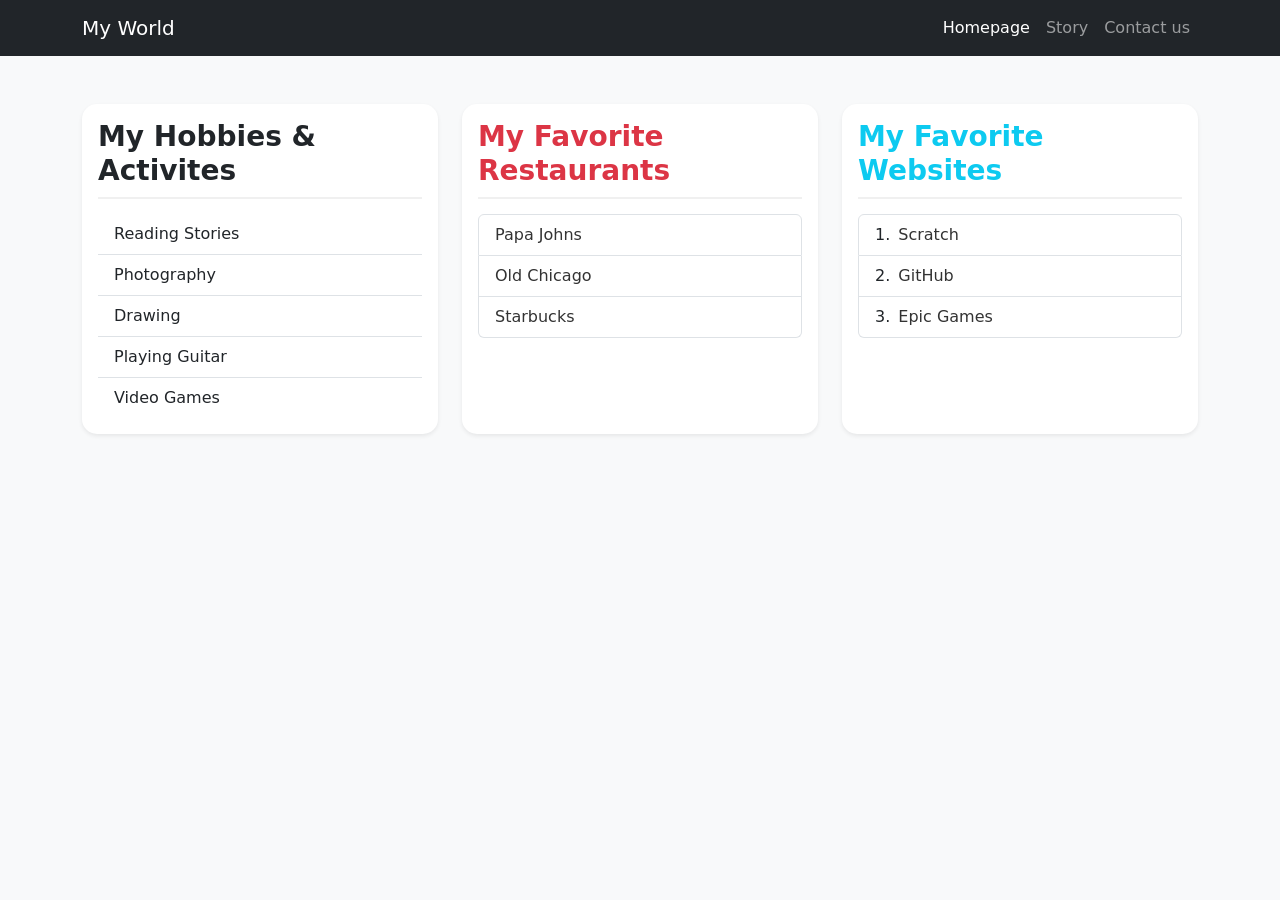
<file: Homework 6/index.html>
<!DOCTYPE html>
<html lang="en">
<head>
    <meta charset="UTF-8">
    <meta name="viewport" content="width=device-width, initial-scale=1.0">
    <title>My Homepage</title>
    <link href="https://cdn.jsdelivr.net/npm/bootstrap@5.3.0/dist/css/bootstrap.min.css" rel="stylesheet">
    <link rel="stylesheet" href="style.css">
</head>
<body class="bg-light">

    <nav class="navbar navbar-expand-lg navbar-dark bg-dark mb-5">
        <div class="container">
            <a class="navbar-brand">My World</a>
            <div class="navbar-nav">
                <a class="nav-link active" href="index.html">Homepage</a>
                <a class="nav-link" href="Story.html">Story</a>
                <a class="nav-link" href="Contact.html">Contact us</a>
            </div>
        </div>
    </nav>

    <div class="container">
        <div class="row">
            <div class="col-md-4 mb-4">
                <div class="card h-100 shadow-sm">
                    <div class="card-body">
                        <h3 class="card-title text-dark">My Hobbies & Activites</h3>
                        <ul class="list-group list-group-flush">
                            <li class="list-group-item">Reading Stories</li>
                            <li class="list-group-item">Photography</li>
                            <li class="list-group-item">Drawing</li>
                            <li class="list-group-item">Playing Guitar</li>
                            <li class="list-group-item">Video Games</li>
                        </ul>
                    </div>
                </div>
            </div>

            <div class="col-md-4 mb-4">
                <div class="card h-100 shadow-sm">
                    <div class="card-body">
                        <h3 class="card-title text-danger">My Favorite Restaurants</h3>
                        <div class="list-group">
                            <a href="https://www.papajohns.com" class="list-group-item list-group-item-action custom-link" target="_blank">Papa Johns</a>
                            <a href="https://oldchicago.com" class="list-group-item list-group-item-action custom-link" target="_blank">Old Chicago</a>
                            <a href="https://www.starbucks.com" class="list-group-item list-group-item-action custom-link" target="_blank">Starbucks</a>
                        </div>
                    </div>
                </div>
            </div>

            <div class="col-md-4 mb-4">
                <div class="card h-100 shadow-sm">
                    <div class="card-body">
                        <h3 class="card-title text-info">My Favorite Websites</h3>
                        <ol class="list-group list-group-numbered">
                            <li class="list-group-item d-flex justify-content-between align-items-start">
                                <div class="ms-2 me-auto">
                                    <a href="https://scratch.mit.edu/" class="custom-link" target="_blank">Scratch</a>
                                </div>
                            </li>
                            <li class="list-group-item d-flex justify-content-between align-items-start">
                                <div class="ms-2 me-auto">
                                    <a href="https://www.github.com" class="custom-link" target="_blank">GitHub</a>
                                </div>
                            </li>
                            <li class="list-group-item d-flex justify-content-between align-items-start">
                                <div class="ms-2 me-auto">
                                    <a href="https://epicgames.com" class="custom-link" target="_blank">Epic Games</a>
                                </div>
                            </li>
                        </ol>
                    </div>
                </div>
            </div>
        </div>
    </div>

    <script src="https://cdn.jsdelivr.net/npm/bootstrap@5.3.0/dist/js/bootstrap.bundle.min.js"></script>
</body>
</html>
</file>
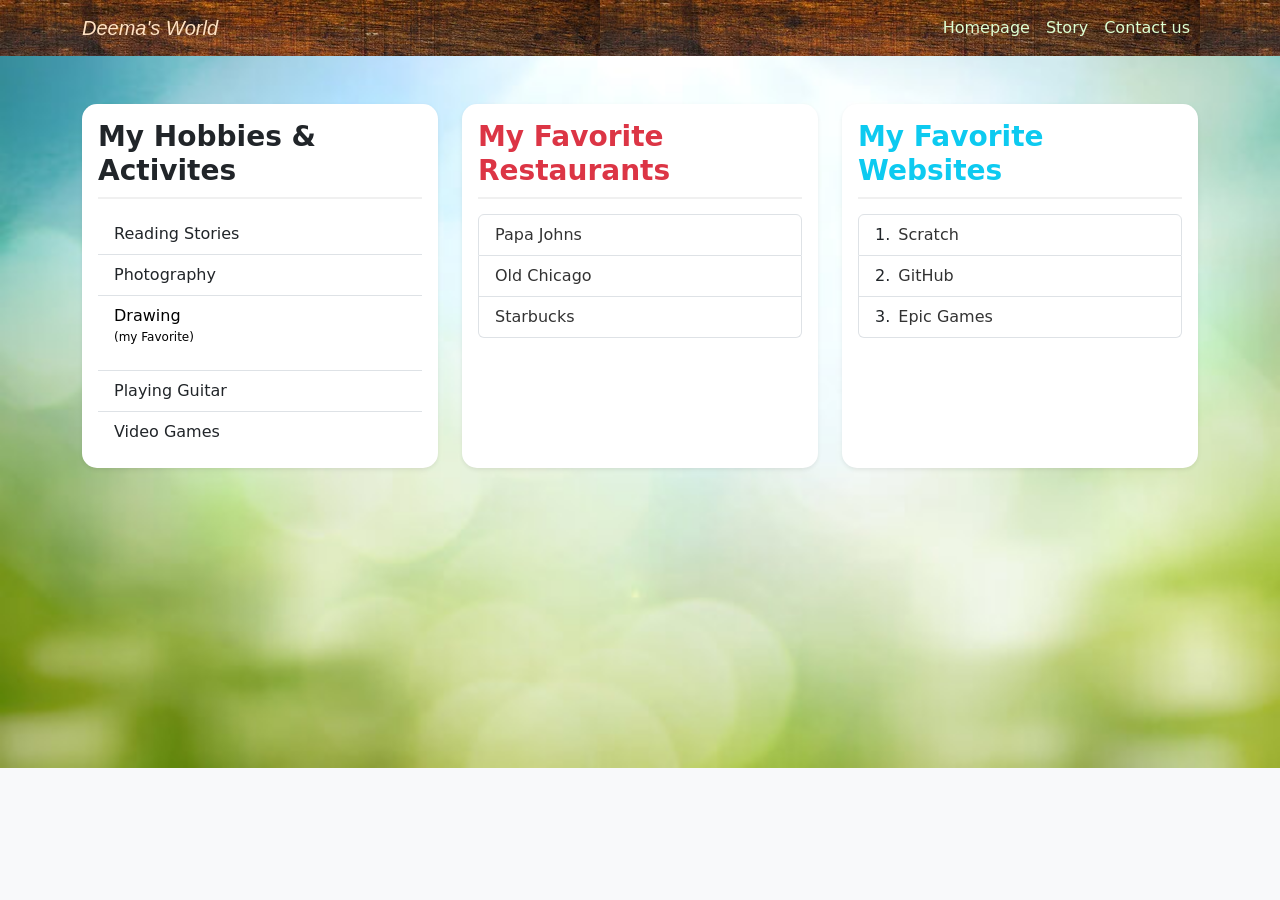
<file: Homework 7/index.html>
<!DOCTYPE html>
<html lang="en">
<head>
    <meta charset="UTF-8">
    <meta name="viewport" content="width=device-width, initial-scale=1.0">
    <title>My Homepage</title>
    <link rel="stylesheet" href="https://cdn.jsdelivr.net/npm/bootstrap@5.3.0/dist/css/bootstrap.min.css">
    <link rel="stylesheet" href="main_style.css">

    <style>
        h1{
            font-style: oblique;
        }
        p{
            font-size: medium;
            color: black;
        }
        #nav_brand{
            color: rgb(255, 226, 196);
            font-family:'Franklin Gothic Medium', 'Arial Narrow', Arial, sans-serif;
        }

    </style>
</head>
<body class="bg-light">

    <nav class="navbar navbar-expand-lg navbar-dark bg-dark mb-5" style="background-image: url(navbar_background.jpg);">
        <div class="container">
            <a class="navbar-brand" style="font-style: oblique;" href="#" id="nav_brand">Deema's World</a>
            <div class="navbar-nav">
                <a class="nav-link" href="index.html" style="color:rgb(222, 255, 211) ;">Homepage</a>
                <a class="nav-link" href="Story.html" style="color:rgb(222, 255, 211) ;">Story</a>
                <a class="nav-link" href="Contact.html" style="color:rgb(222, 255, 211) ;">Contact us</a>
            </div>
        </div>
    </nav>

    <div class="container" >
        <div class="row">
            <div class="col-md-4 mb-4">
                <div class="card h-100 shadow-sm">
                    <div class="card-body">
                        <h3 class="card-title text-dark">My Hobbies & Activites</h3>
                        <ul class="list-group list-group-flush">
                            <li class="list-group-item">Reading Stories</li>
                            <li class="list-group-item">Photography</li>
                            <li class="list-group-item" id="fav_list">Drawing <p style="font-size: 12px;">(my Favorite)</p></li>
                            <li class="list-group-item">Playing Guitar</li>
                            <li class="list-group-item">Video Games</li>
                        </ul>
                    </div>
                </div>
            </div>

            <div class="col-md-4 mb-4">
                <div class="card h-100 shadow-sm">
                    <div class="card-body">
                        <h3 class="card-title text-danger">My Favorite Restaurants</h3>
                        <div class="list-group">
                            <a href="https://www.papajohns.com" class="list-group-item list-group-item-action custom-link" target="_blank">Papa Johns</a>
                            <a href="https://oldchicago.com" class="list-group-item list-group-item-action custom-link" target="_blank">Old Chicago</a>
                            <a href="https://www.starbucks.com" class="list-group-item list-group-item-action custom-link" target="_blank">Starbucks</a>
                        </div>
                    </div>
                </div>
            </div>

            <div class="col-md-4 mb-4">
                <div class="card h-100 shadow-sm">
                    <div class="card-body">
                        <h3 class="card-title text-info">My Favorite Websites</h3>
                        <ol class="list-group list-group-numbered">
                            <li class="list-group-item d-flex justify-content-between align-items-start">
                                <div class="ms-2 me-auto">
                                    <a href="https://scratch.mit.edu/" class="custom-link" target="_blank">Scratch</a>
                                </div>
                            </li>
                            <li class="list-group-item d-flex justify-content-between align-items-start">
                                <div class="ms-2 me-auto">
                                    <a href="https://www.github.com" class="custom-link" target="_blank">GitHub</a>
                                </div>
                            </li>
                            <li class="list-group-item d-flex justify-content-between align-items-start">
                                <div class="ms-2 me-auto">
                                    <a href="https://epicgames.com" class="custom-link" target="_blank">Epic Games</a>
                                </div>
                            </li>
                        </ol>
                    </div>
                </div>
            </div>
        </div>
    </div>

    <script src="https://cdn.jsdelivr.net/npm/bootstrap@5.3.0/dist/js/bootstrap.bundle.min.js"></script>
</body>
</html>
</file>
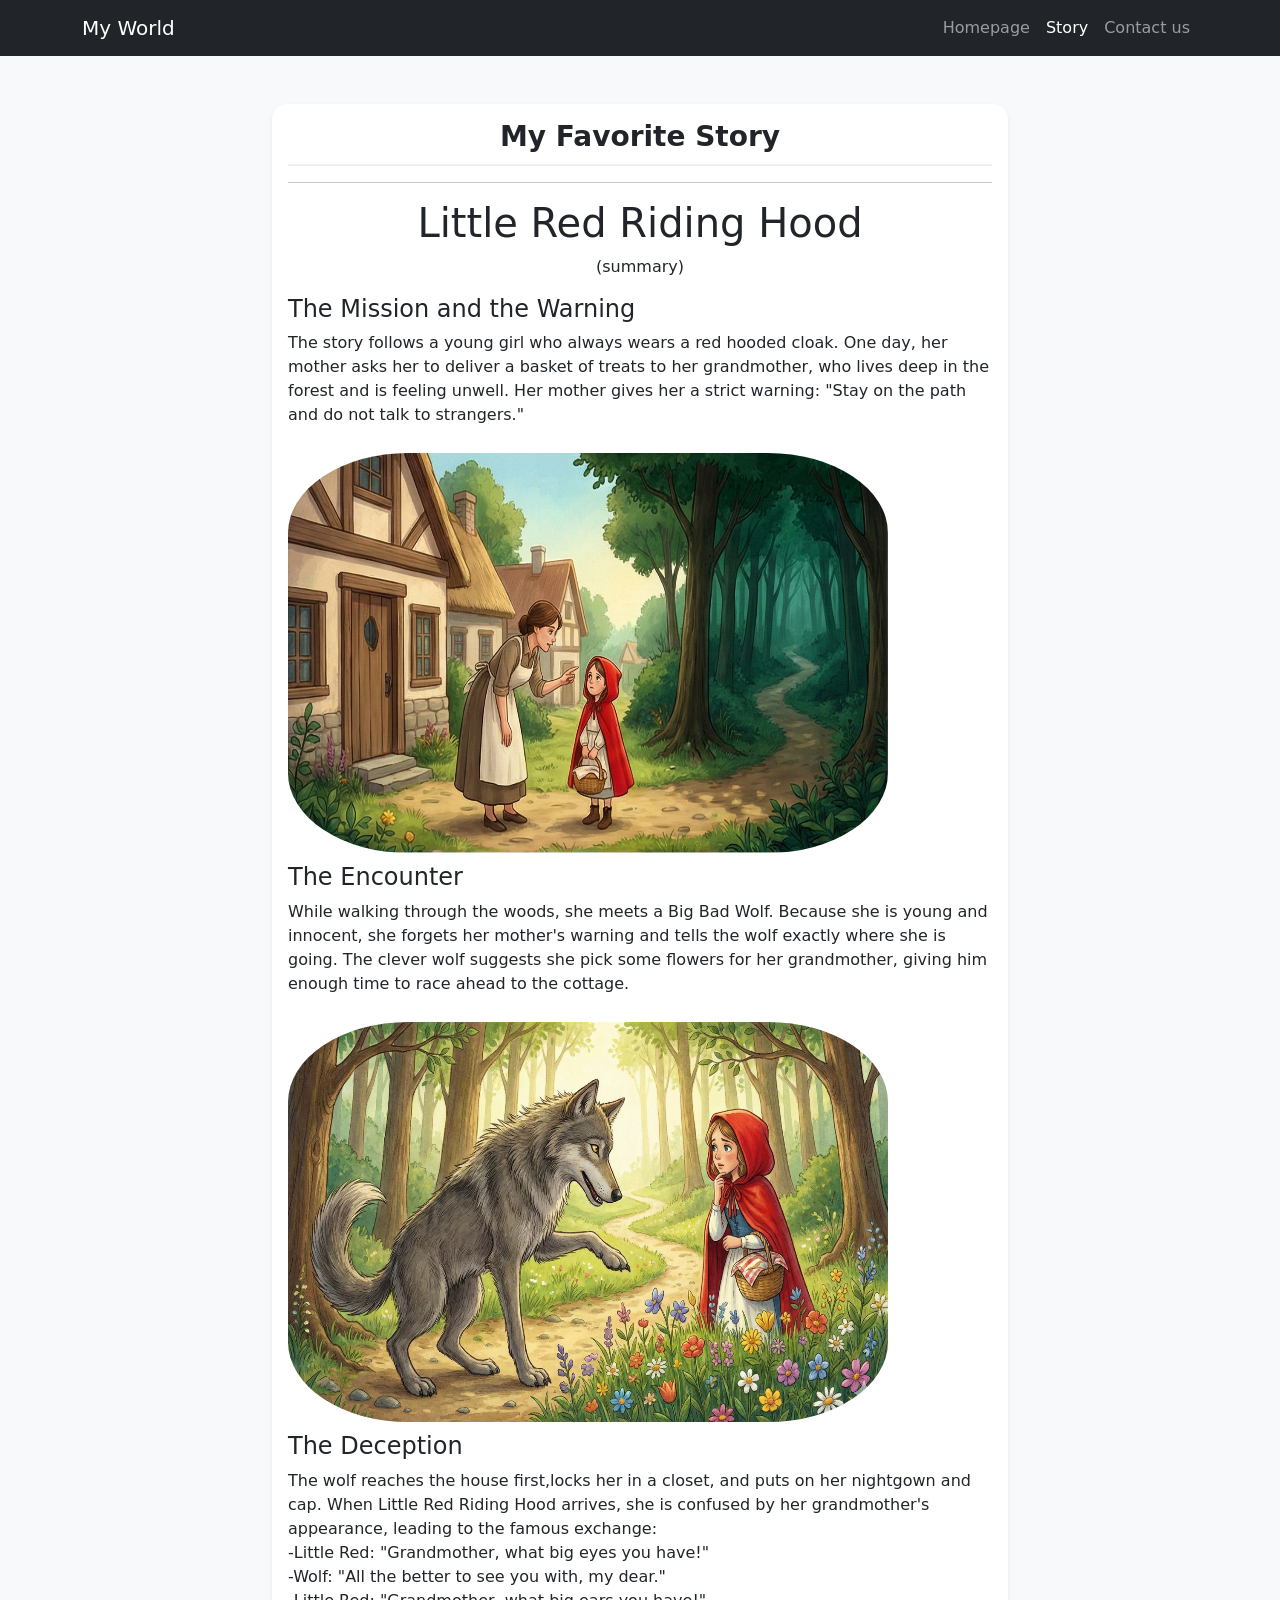
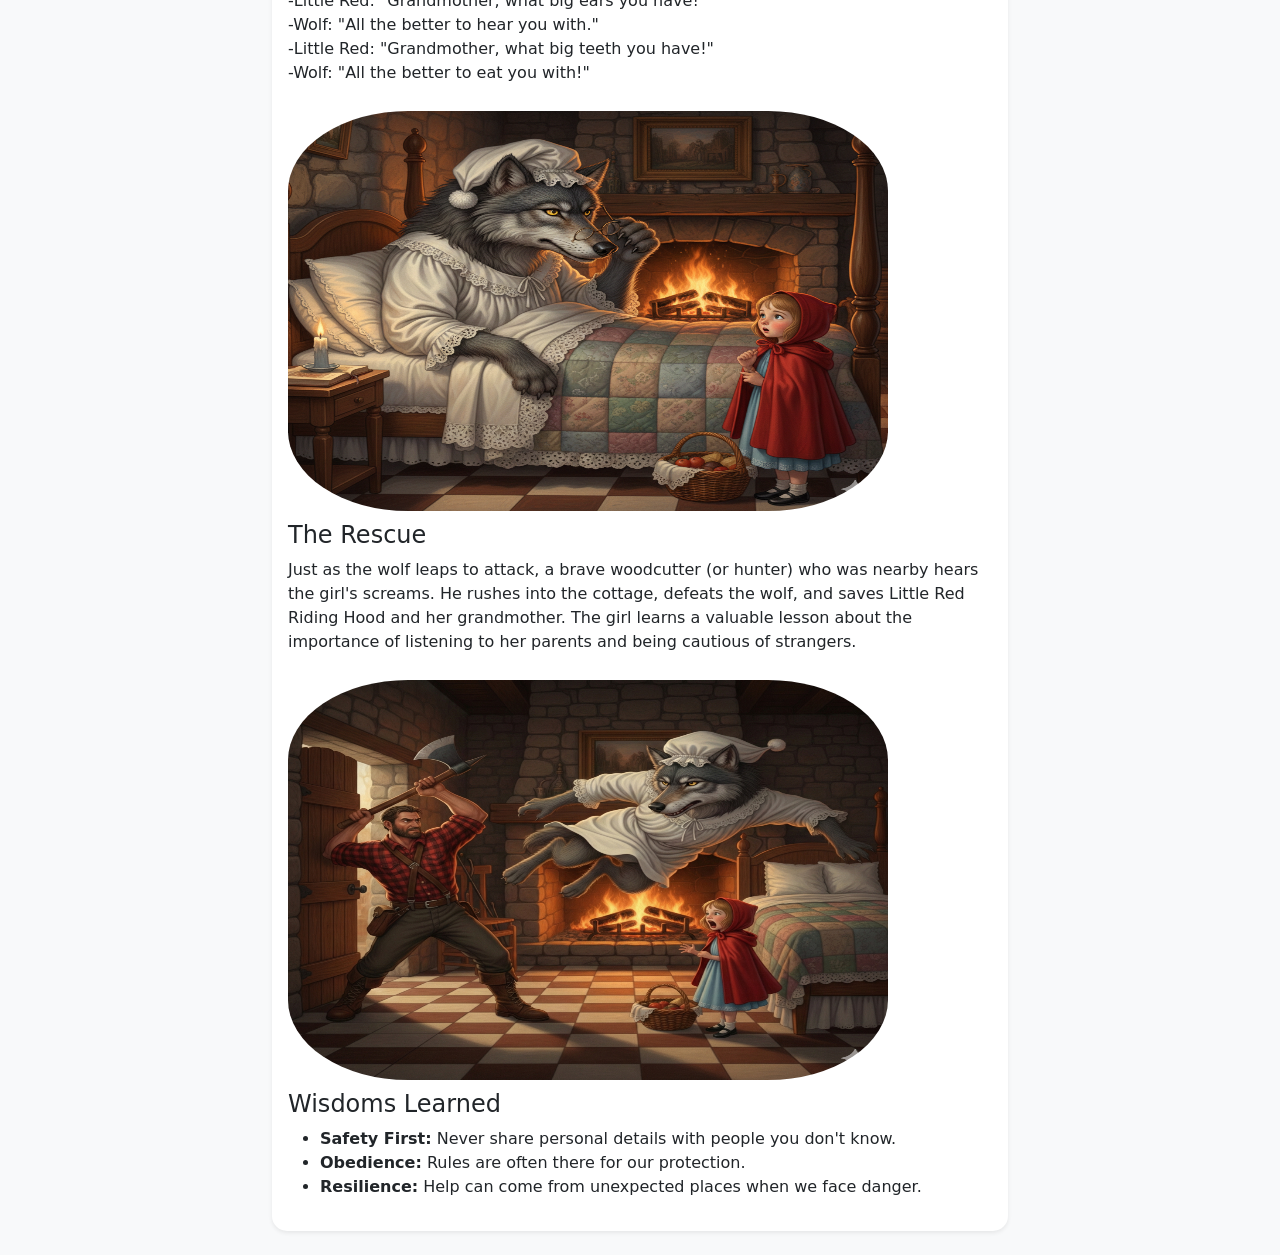
<file: Homework 6/Story.html>
<!DOCTYPE html>
<html lang="en">
<head>
    <meta charset="UTF-8">
    <meta name="viewport" content="width=device-width, initial-scale=1.0">
    <title>My Homepage</title>
    <link href="https://cdn.jsdelivr.net/npm/bootstrap@5.3.0/dist/css/bootstrap.min.css" rel="stylesheet">
    <link rel="stylesheet" href="style.css">
</head>
<body class="bg-light">

    <nav class="navbar navbar-expand-lg navbar-dark bg-dark mb-5">
        <div class="container">
            <a class="navbar-brand" href="#">My World</a>
            <div class="navbar-nav">
                <a class="nav-link" href="index.html">Homepage</a>
                <a class="nav-link active" href="Story.html">Story</a>
                <a class="nav-link" href="Contact.html">Contact us</a>
            </div>
        </div>
    </nav>

<div class="container mt-5">
    <div class="row justify-content-center">
        <div class="col-md-8 mb-4">
            <div class="card h-100 shadow-sm">
                <div class="card-body">
                    <h3 class="card-title text-dark text-center">My Favorite Story</h3>
                    <hr>
                    <h1 class="text dark text-center">Little Red Riding Hood</h1>
                    <p style="text-align: center;">(summary)</p>
                    <h4 class="text-dark">The Mission and the Warning</h3>
                    <p>
                        The story follows a young girl who always wears a red hooded cloak.
                        One day, her mother asks her to deliver a basket of treats to her grandmother,
                        who lives deep in the forest and is feeling unwell. Her mother gives her a strict warning:
                        "Stay on the path and do not talk to strangers."
                    </p>
                    <img src="1.png">
                    <br>

                    <h4 class="text-dark">The Encounter</h3>
                    <p>
                    While walking through the woods, she meets a Big Bad Wolf.
                    Because she is young and innocent, she forgets her mother's warning and tells the wolf exactly where she is going.
                    The clever wolf suggests she pick some flowers for her grandmother,
                    giving him enough time to race ahead to the cottage.
                    </p>
                    <img src="2.png">
                    <br>

                    <h4 class="text-dark">The Deception</h3>
                    <p>
                    The wolf reaches the house first,locks her in a closet,
                    and puts on her nightgown and cap. When Little Red Riding Hood arrives,
                    she is confused by her grandmother's appearance, leading to the famous exchange:
                    <br>
                    -Little Red: "Grandmother, what big eyes you have!"
                    <br>
                    -Wolf: "All the better to see you with, my dear."
                    <br>
                    -Little Red: "Grandmother, what big ears you have!"
                    <br>
                    -Wolf: "All the better to hear you with."
                    <br>
                    -Little Red: "Grandmother, what big teeth you have!"
                    <br>
                    -Wolf: "All the better to eat you with!"
                    </p>
                    <img src="3.png">
                    <br>
                    <h4 class="text-dark">The Rescue</h3>
                    <p>
                    Just as the wolf leaps to attack,
                    a brave woodcutter (or hunter) who was nearby hears the girl's screams.
                    He rushes into the cottage, defeats the wolf,
                    and saves Little Red Riding Hood and her grandmother.
                    The girl learns a valuable lesson about the importance of listening to her
                    parents and being cautious of strangers.
                    </p>
                    <img src="4.png">
                    <br>
                    <h4 class="text-dark">Wisdoms Learned</h3>
                    <ul>
                        <li><span style="font-weight: bold;">Safety First:</span> Never share personal details with people you don't know.</li>
                        <li><span style="font-weight: bold;">Obedience:</span> Rules are often there for our protection.</li>
                        <li><span style="font-weight: bold;">Resilience:</span> Help can come from unexpected places when we face danger.</li>
                    </ul>
                    </div>
            </div>
        </div>
    </div>
</div>

</body>
</html>
</file>
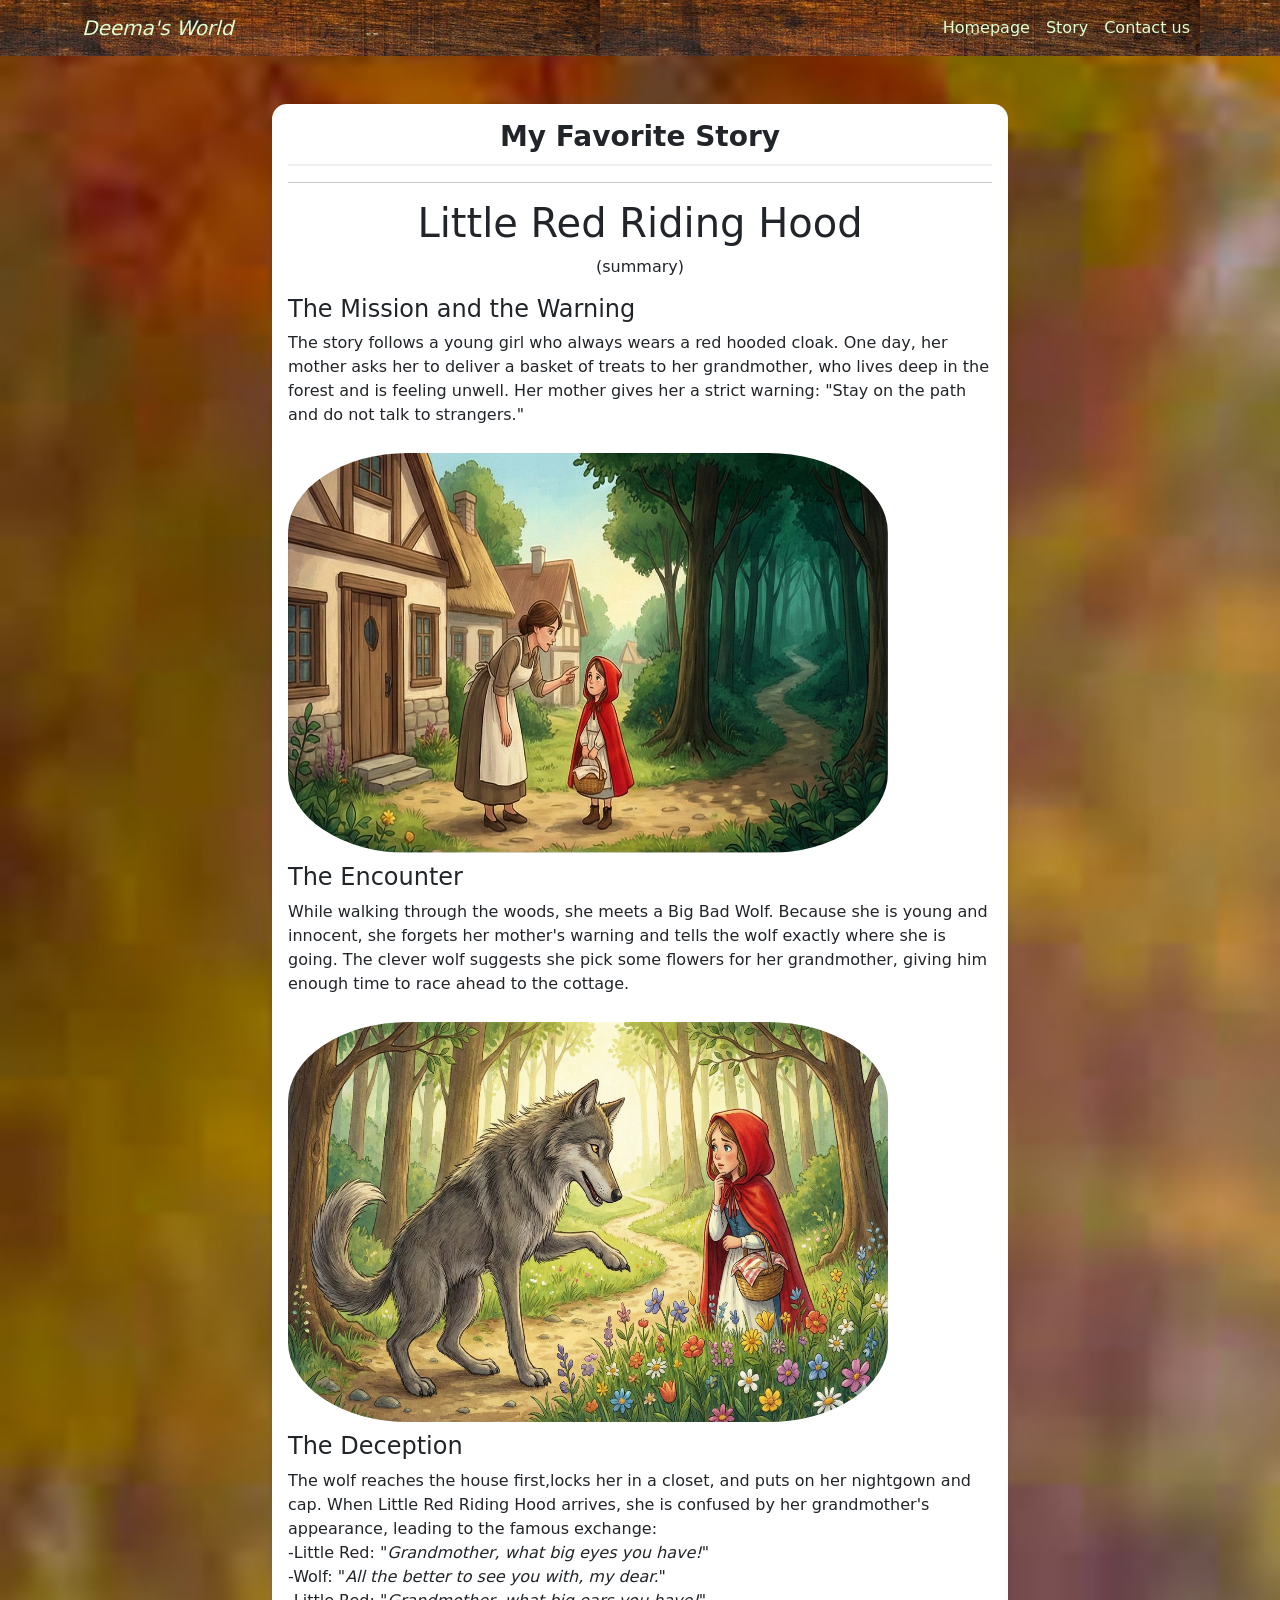
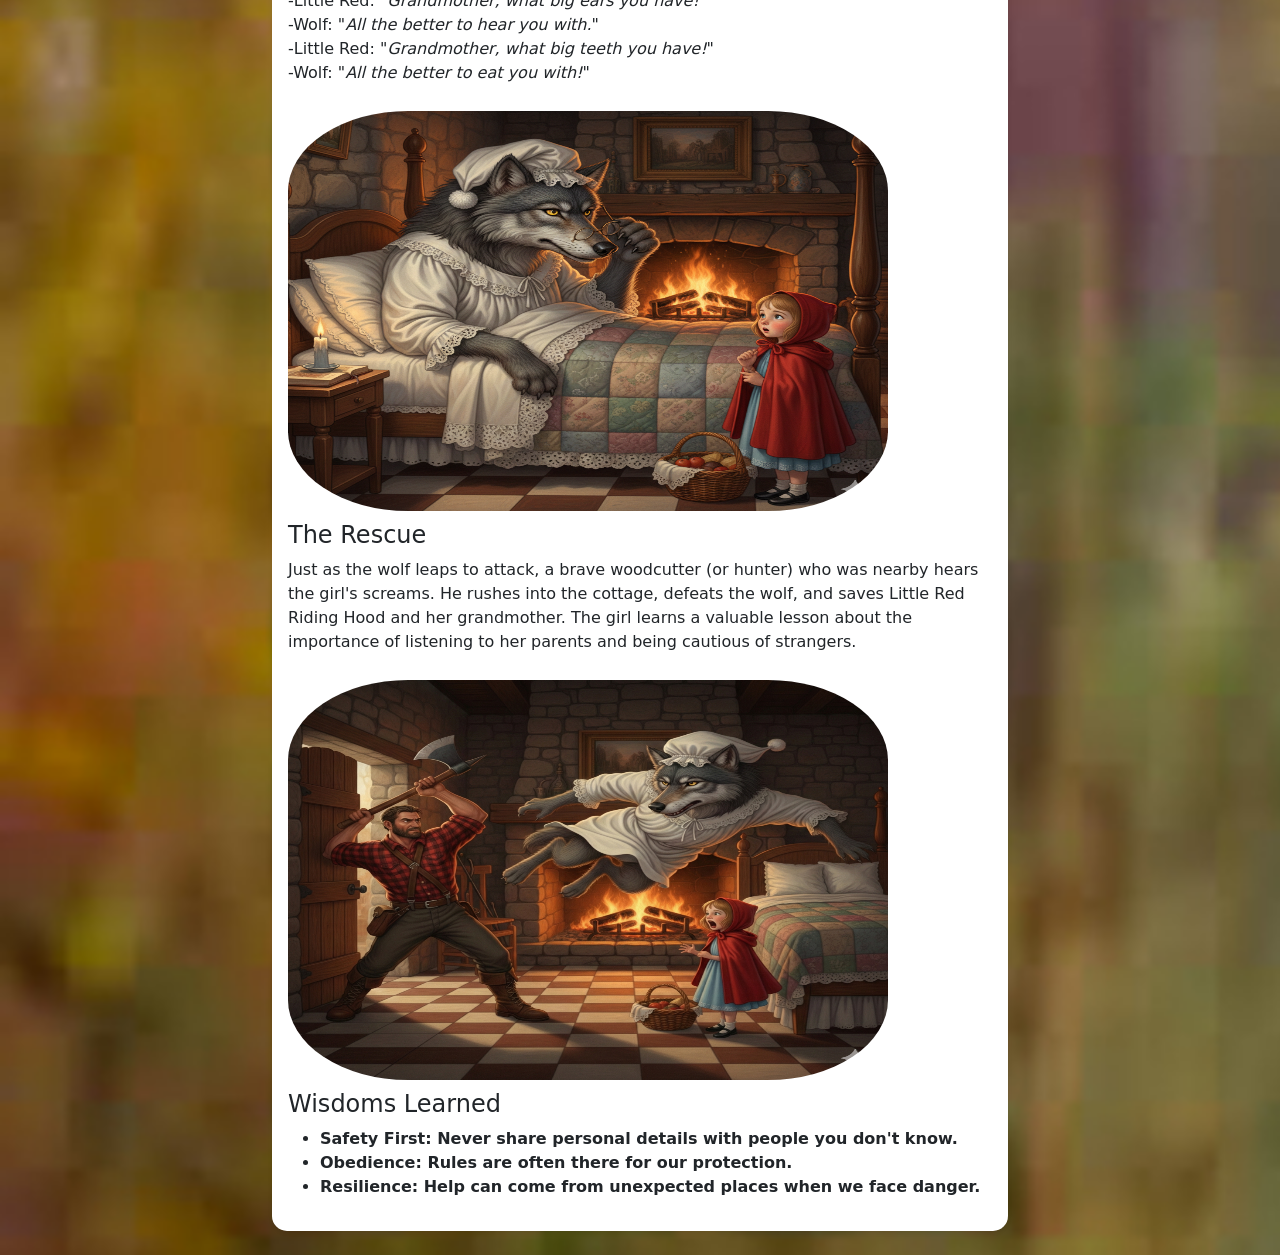
<file: Homework 7/Story.html>
<!DOCTYPE html>
<html lang="en">
<head>
    <meta charset="UTF-8">
    <meta name="viewport" content="width=device-width, initial-scale=1.0">
    <title>Story</title>
    <link rel="stylesheet" href="https://cdn.jsdelivr.net/npm/bootstrap@5.3.0/dist/css/bootstrap.min.css">
    <link rel="stylesheet" href="story_style.css">

</head>
<body class="bg-light">

    <nav class="navbar navbar-expand-lg navbar-dark bg-dark mb-5" style="background-image: url(navbar_background.jpg);">
        <div class="container">
            <a class="navbar-brand" style="font-style: oblique; color: rgb(222, 255, 211);">Deema's World</a>
            <div class="navbar-nav">
                <a class="nav-link" href="index.html" style="color:rgb(222, 255, 211) ;">Homepage</a>
                <a class="nav-link" href="Story.html" style="color:rgb(222, 255, 211) ;">Story</a>
                <a class="nav-link" href="Contact.html" style="color:rgb(222, 255, 211) ;">Contact us</a>
            </div>
        </div>
    </nav>

<div class="container mt-5">
    <div class="row justify-content-center">
        <div class="col-md-8 mb-4">
            <div class="card h-100 shadow-sm">
                <div class="card-body">
                    <h3 class="card-title text-dark text-center">My Favorite Story</h3>
                    <hr>
                    <h1 class="text dark text-center">Little Red Riding Hood</h1>
                    <p style="text-align: center;">(summary)</p>
                    <h4 class="text-dark">The Mission and the Warning</h3>
                    <p>
                        The story follows a young girl who always wears a red hooded cloak.
                        One day, her mother asks her to deliver a basket of treats to her grandmother,
                        who lives deep in the forest and is feeling unwell. Her mother gives her a strict warning:
                        "Stay on the path and do not talk to strangers."
                    </p>
                    <img src="1.png">
                    <br>

                    <h4 class="text-dark">The Encounter</h3>
                    <p>
                    While walking through the woods, she meets a Big Bad Wolf.
                    Because she is young and innocent, she forgets her mother's warning and tells the wolf exactly where she is going.
                    The clever wolf suggests she pick some flowers for her grandmother,
                    giving him enough time to race ahead to the cottage.
                    </p>
                    <img src="2.png">
                    <br>

                    <h4 class="text-dark">The Deception</h3>
                    <p>
                    The wolf reaches the house first,locks her in a closet,
                    and puts on her nightgown and cap. When Little Red Riding Hood arrives,
                    she is confused by her grandmother's appearance, leading to the famous exchange:
                    <br>
                    -Little Red: "<span style="font-style: italic;">Grandmother, what big eyes you have!</span>"
                    <br>
                    -Wolf: "<span style="font-style: italic;">All the better to see you with, my dear.</span>"
                    <br>
                    -Little Red: "<span style="font-style: italic;">Grandmother, what big ears you have!</span>"
                    <br>
                    -Wolf: "<span style="font-style: italic;">All the better to hear you with.</span>"
                    <br>
                    -Little Red: "<span style="font-style: italic;">Grandmother, what big teeth you have!</span>"
                    <br>
                    -Wolf: "<span style="font-style: italic;">All the better to eat you with!</span>"
                    </p>
                    <img src="3.png">
                    <br>
                    <h4 class="text-dark">The Rescue</h3>
                    <p>
                    Just as the wolf leaps to attack,
                    a brave woodcutter (or hunter) who was nearby hears the girl's screams.
                    He rushes into the cottage, defeats the wolf,
                    and saves Little Red Riding Hood and her grandmother.
                    The girl learns a valuable lesson about the importance of listening to her
                    parents and being cautious of strangers.
                    </p>
                    <img src="4.png">
                    <br>
                    <h4 class="text-dark">Wisdoms Learned</h3>
                    <ul>
                        <li><span style="font-weight: bold;">Safety First: Never share personal details with people you don't know.</li>
                        <li><span style="font-weight: bold;">Obedience: Rules are often there for our protection.</li>
                        <li><span style="font-weight: bold;">Resilience: Help can come from unexpected places when we face danger.</li>
                    </ul>
                    </div>
            </div>
        </div>
    </div>
</div>

</body>
</html>
</file>
<file: Homework 6/style.css>
/* Remove underline from all custom links */
.custom-link {
    text-decoration: none !important;
    color: #333;
    transition: 0.3s;
}

/* Hover effect to make it interactive */
.custom-link:hover {
    color: #0d6efd;
    padding-left: 5px; /* Subtle movement effect */
}

/* Ensure navbar links are centered vertically */
.nav-link {
    display: flex;
    align-items: center;
    justify-content: center;
    height: 100%;
}

/* Card styling to make them look uniform */
.card {
    border: none;
    border-radius: 15px;
}

.card-title {
    font-weight: bold;
    border-bottom: 2px solid #f0f0f0;
    padding-bottom: 10px;
    margin-bottom: 15px;
}
img{
    width: 600px;
    height: 400px;
    border-radius: 20%;
    margin-top: 10px;
    margin-bottom: 10px;
}
</file>
<file: Homework 7/main_style.css>
body{
    background-image: url("main_bg.jpg");
    background-size: cover;
    background-repeat: no-repeat;
}
#fav_list{
    color: rgb(0, 0, 0);
    font-style: normal;
}
.custom-link {
    text-decoration: none ;
    color: #333;
    transition: 0.3s;
}


.custom-link:hover {
    color: #0d6efd;
    padding-left: 5px; 
}


.nav-link {
    display: flex;
    align-items: center;
    justify-content: center;
    height: 100%;
}

.card {
    border: none;
    border-radius: 15px;
}

.card-title {
    font-weight: bold;
    border-bottom: 2px solid #f0f0f0;
    padding-bottom: 10px;
    margin-bottom: 15px;
}
img{
    width: 600px;
    height: 400px;
    border-radius: 20%;
    margin-top: 10px;
    margin-bottom: 10px;
}
</file>
<file: Homework 7/story_style.css>
body{
    background-image: url("story_bg.jpg");
    background-size: 800vh;
    background-repeat: no-repeat;
}
.custom-link {
    text-decoration: none !important;
    color: #333;
    transition: 0.3s;
}


.custom-link:hover {
    color: #0d6efd;
    padding-left: 5px; 
}


.nav-link {
    display: flex;
    align-items: center;
    justify-content: center;
    height: 100%;
}

.card {
    border: none;
    border-radius: 15px;
}

.card-title {
    font-weight: bold;
    border-bottom: 2px solid #f0f0f0;
    padding-bottom: 10px;
    margin-bottom: 15px;
}
img{
    width: 600px;
    height: 400px;
    border-radius: 20%;
    margin-top: 10px;
    margin-bottom: 10px;
}
</file>
